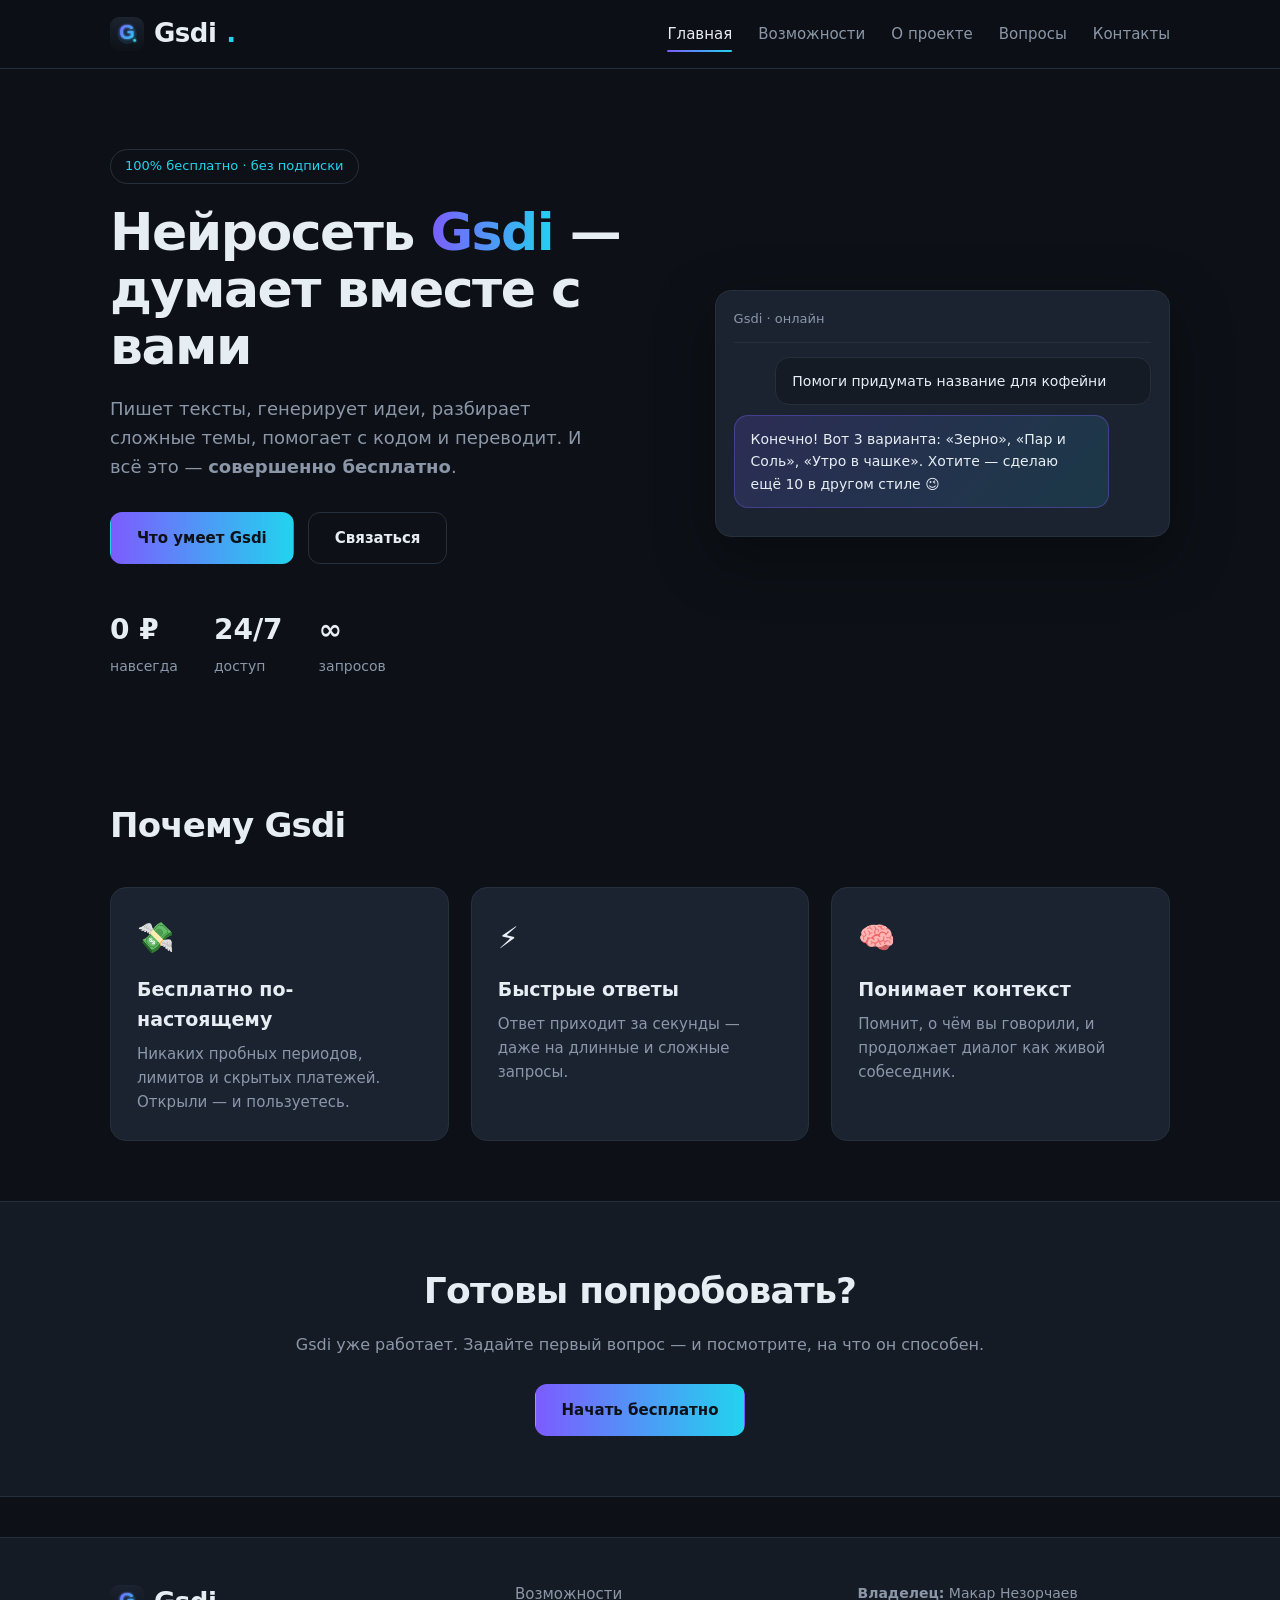
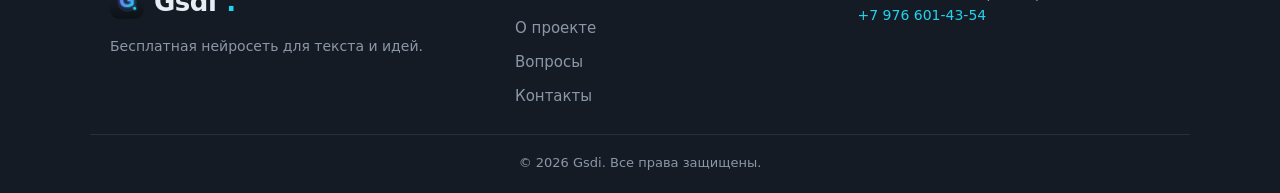
<file: rovex/index.html>
<!DOCTYPE html>
<html lang="ru">
<head>
  <meta charset="UTF-8">
  <meta name="viewport" content="width=device-width, initial-scale=1.0">
  <title>Gsdi — бесплатная нейросеть для текста и идей</title>
  <meta name="description" content="Gsdi — полностью бесплатная нейросеть: тексты, идеи, анализ, код и перевод. Без подписки и скрытых платежей.">
  <link rel="icon" type="image/svg+xml" href="img/favicon.svg">
  <link rel="stylesheet" href="css/style.css">
</head>
<body>

<header class="header">
  <div class="container header__inner">
    <a href="index.html" class="logo">
      <img src="img/avatar.svg" alt="Gsdi" class="logo__img">
      Gsdi<span class="logo__dot">.</span>
    </a>
    <nav class="nav" id="nav">
      <a href="index.html" class="nav__link active">Главная</a>
      <a href="features.html" class="nav__link">Возможности</a>
      <a href="about.html" class="nav__link">О проекте</a>
      <a href="faq.html" class="nav__link">Вопросы</a>
      <a href="contact.html" class="nav__link">Контакты</a>
    </nav>
    <button class="burger" id="burger" aria-label="Меню">
      <span></span><span></span><span></span>
    </button>
  </div>
</header>

<section class="hero">
  <div class="container hero__inner">
    <div class="hero__text">
      <span class="badge">100% бесплатно · без подписки</span>
      <h1>Нейросеть <span class="grad">Gsdi</span> — думает вместе с вами</h1>
      <p class="hero__sub">
        Пишет тексты, генерирует идеи, разбирает сложные темы, помогает с кодом
        и переводит. И всё это — <strong>совершенно бесплатно</strong>.
      </p>
      <div class="hero__buttons">
        <a href="features.html" class="btn btn--primary">Что умеет Gsdi</a>
        <a href="contact.html" class="btn btn--ghost">Связаться</a>
      </div>
      <div class="hero__stats">
        <div><strong>0 ₽</strong><span>навсегда</span></div>
        <div><strong>24/7</strong><span>доступ</span></div>
        <div><strong>∞</strong><span>запросов</span></div>
      </div>
    </div>
    <div class="hero__card">
      <div class="chat">
        <div class="chat__head">Gsdi · онлайн</div>
        <div class="chat__msg chat__msg--user">Помоги придумать название для кофейни</div>
        <div class="chat__msg chat__msg--bot">
          Конечно! Вот 3 варианта: «Зерно», «Пар и Соль», «Утро в чашке».
          Хотите — сделаю ещё 10 в другом стиле 😉
        </div>
      </div>
    </div>
  </div>
</section>

<section class="section">
  <div class="container">
    <h2 class="section__title">Почему Gsdi</h2>
    <div class="grid grid--3">
      <div class="card">
        <div class="card__icon">💸</div>
        <h3>Бесплатно по-настоящему</h3>
        <p>Никаких пробных периодов, лимитов и скрытых платежей. Открыли — и пользуетесь.</p>
      </div>
      <div class="card">
        <div class="card__icon">⚡️</div>
        <h3>Быстрые ответы</h3>
        <p>Ответ приходит за секунды — даже на длинные и сложные запросы.</p>
      </div>
      <div class="card">
        <div class="card__icon">🧠</div>
        <h3>Понимает контекст</h3>
        <p>Помнит, о чём вы говорили, и продолжает диалог как живой собеседник.</p>
      </div>
    </div>
  </div>
</section>

<section class="section section--accent">
  <div class="container cta">
    <h2>Готовы попробовать?</h2>
    <p>Gsdi уже работает. Задайте первый вопрос — и посмотрите, на что он способен.</p>
    <a href="features.html" class="btn btn--primary">Начать бесплатно</a>
  </div>
</section>

<footer class="footer">
  <div class="container footer__inner">
    <div>
      <a href="index.html" class="logo">
        <img src="img/avatar.svg" alt="Gsdi" class="logo__img">
        Gsdi<span class="logo__dot">.</span>
      </a>
      <p class="footer__note">Бесплатная нейросеть для текста и идей.</p>
    </div>
    <div class="footer__links">
      <a href="features.html">Возможности</a>
      <a href="about.html">О проекте</a>
      <a href="faq.html">Вопросы</a>
      <a href="contact.html">Контакты</a>
    </div>
    <div class="footer__owner">
      <p><strong>Владелец:</strong> Макар Незорчаев</p>
      <p><a href="tel:+79766014354">+7 976 601-43-54</a></p>
    </div>
  </div>
  <div class="container footer__bottom">© <span id="year"></span> Gsdi. Все права защищены.</div>
</footer>

<script src="js/script.js"></script>
</body>
</html>
</file>
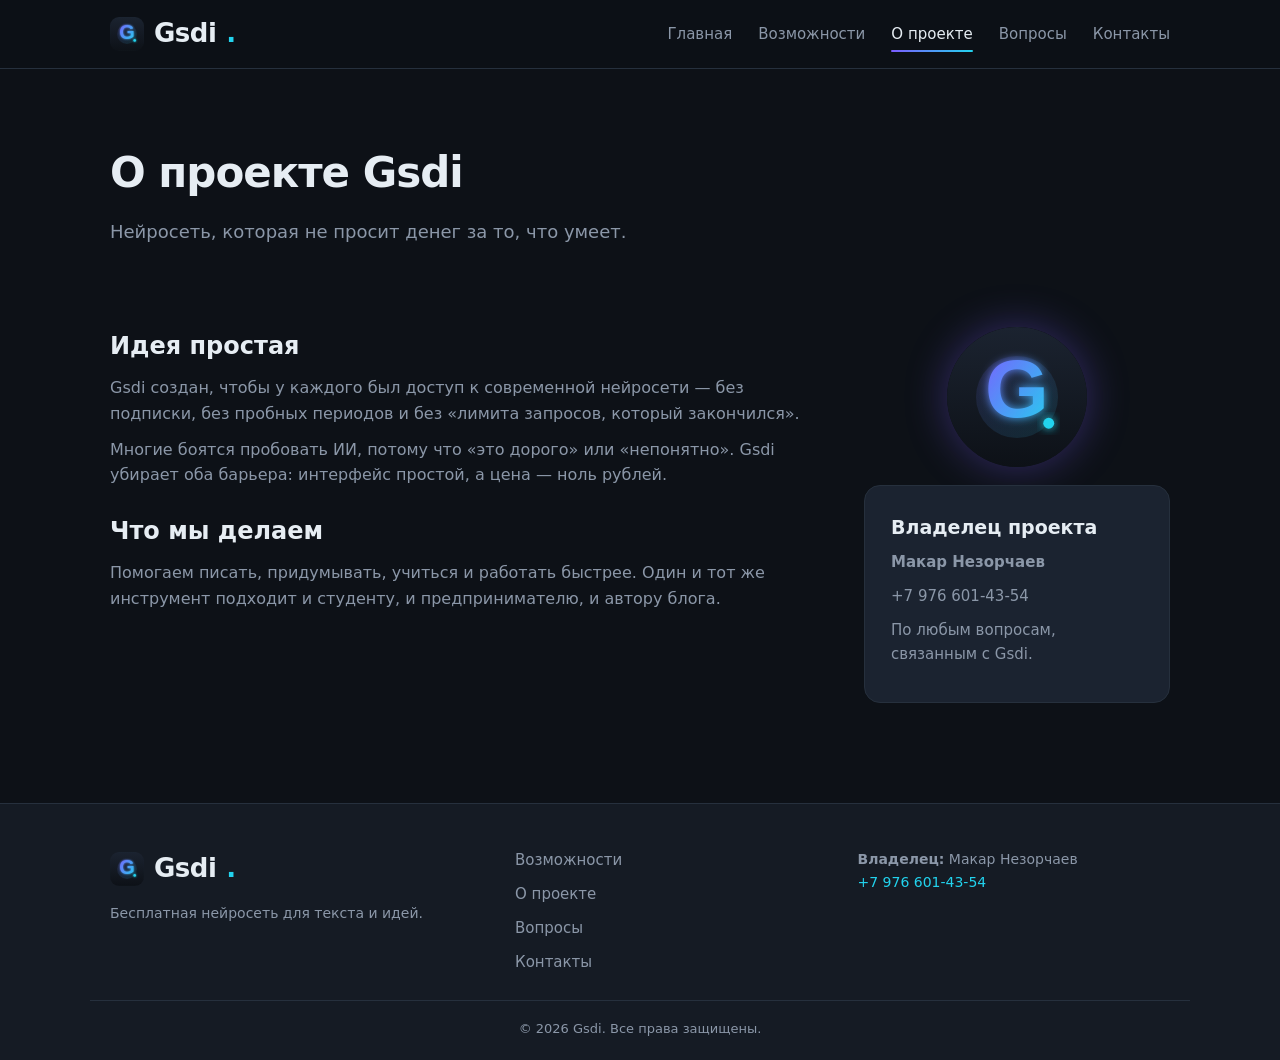
<file: rovex/about.html>
<!DOCTYPE html>
<html lang="ru">
<head>
  <meta charset="UTF-8">
  <meta name="viewport" content="width=device-width, initial-scale=1.0">
  <title>О проекте — Gsdi</title>
  <meta name="description" content="Узнайте больше о проекте Gsdi — бесплатной нейросети для каждого. Основатель — Макар Незорчаев.">
  <link rel="icon" type="image/svg+xml" href="img/favicon.svg">
  <link rel="stylesheet" href="css/style.css">
</head>
<body>

<header class="header">
  <div class="container header__inner">
    <a href="index.html" class="logo">
      <img src="img/avatar.svg" alt="Gsdi" class="logo__img">
      Gsdi<span class="logo__dot">.</span>
    </a>
    <nav class="nav" id="nav">
      <a href="index.html" class="nav__link">Главная</a>
      <a href="features.html" class="nav__link">Возможности</a>
      <a href="about.html" class="nav__link active">О проекте</a>
      <a href="faq.html" class="nav__link">Вопросы</a>
      <a href="contact.html" class="nav__link">Контакты</a>
    </nav>
    <button class="burger" id="burger" aria-label="Меню"><span></span><span></span><span></span></button>
  </div>
</header>

<section class="section page-head">
  <div class="container">
    <h1>О проекте Gsdi</h1>
    <p>Нейросеть, которая не просит денег за то, что умеет.</p>
  </div>
</section>

<section class="section">
  <div class="container about">
    <div class="about__text">
      <h2>Идея простая</h2>
      <p>Gsdi создан, чтобы у каждого был доступ к современной нейросети — без подписки, без пробных периодов и без «лимита запросов, который закончился».</p>
      <p>Многие боятся пробовать ИИ, потому что «это дорого» или «непонятно». Gsdi убирает оба барьера: интерфейс простой, а цена — ноль рублей.</p>
      <h2>Что мы делаем</h2>
      <p>Помогаем писать, придумывать, учиться и работать быстрее. Один и тот же инструмент подходит и студенту, и предпринимателю, и автору блога.</p>
    </div>
    <aside class="about__card">
      <div class="about__avatar">
        <img src="img/avatar-round.svg" alt="Gsdi">
      </div>
      <div class="card">
        <h3>Владелец проекта</h3>
        <p class="owner">Макар Незорчаев</p>
        <p><a href="tel:+79766014354">+7 976 601-43-54</a></p>
        <p class="muted">По любым вопросам, связанным с Gsdi.</p>
      </div>
    </aside>
  </div>
</section>

<footer class="footer">
  <div class="container footer__inner">
    <div>
      <a href="index.html" class="logo">
        <img src="img/avatar.svg" alt="Gsdi" class="logo__img">
        Gsdi<span class="logo__dot">.</span>
      </a>
      <p class="footer__note">Бесплатная нейросеть для текста и идей.</p>
    </div>
    <div class="footer__links"><a href="features.html">Возможности</a><a href="about.html">О проекте</a><a href="faq.html">Вопросы</a><a href="contact.html">Контакты</a></div>
    <div class="footer__owner"><p><strong>Владелец:</strong> Макар Незорчаев</p><p><a href="tel:+79766014354">+7 976 601-43-54</a></p></div>
  </div>
  <div class="container footer__bottom">© <span id="year"></span> Gsdi. Все права защищены.</div>
</footer>

<script src="js/script.js"></script>
</body>
</html>
</file>
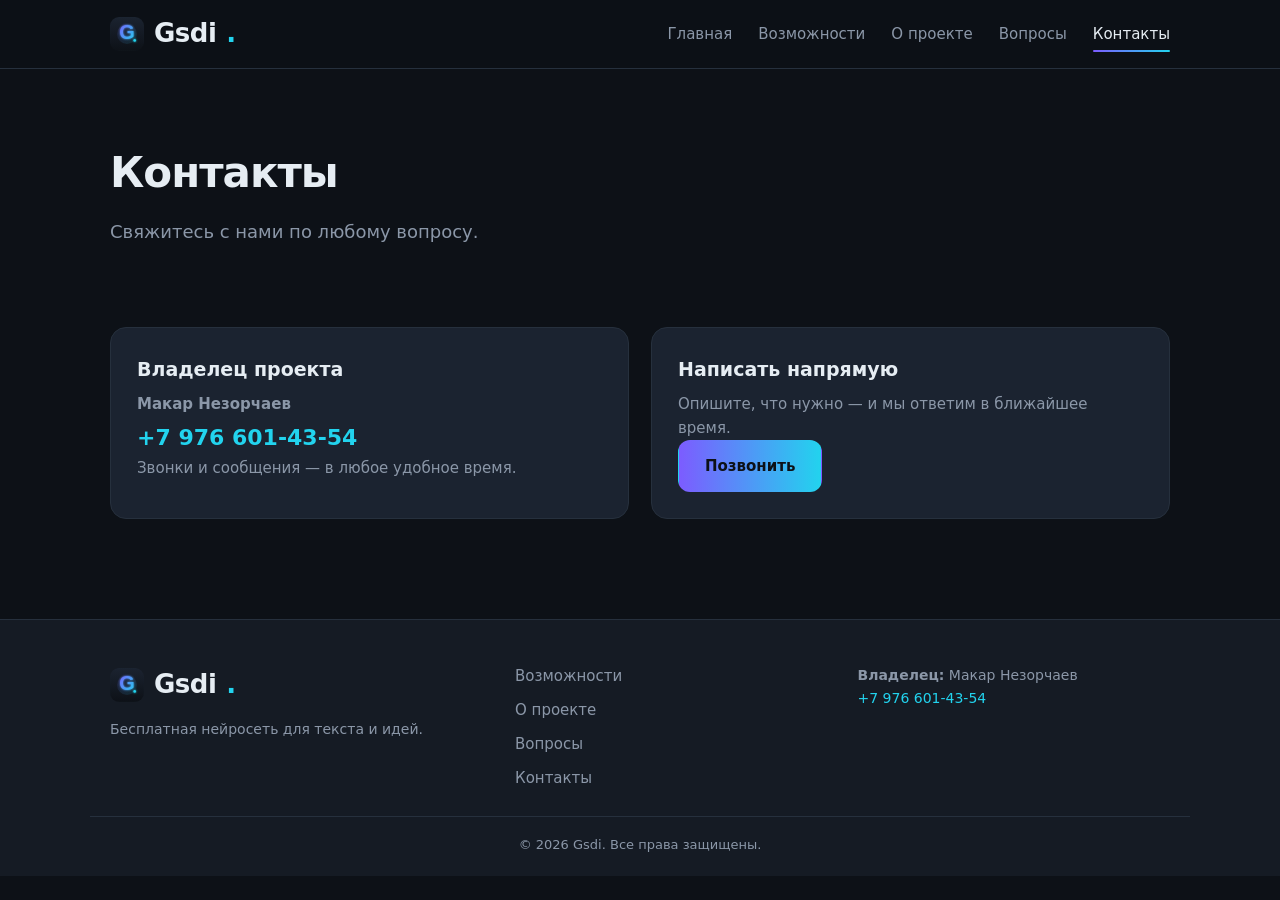
<file: rovex/contact.html>
<!DOCTYPE html>
<html lang="ru">
<head>
  <meta charset="UTF-8">
  <meta name="viewport" content="width=device-width, initial-scale=1.0">
  <title>Контакты — Gsdi</title>
  <meta name="description" content="Свяжитесь с создателем проекта Gsdi Макаром Незорчаевым по телефону +7 976 601-43-54.">
  <link rel="icon" type="image/svg+xml" href="img/favicon.svg">
  <link rel="stylesheet" href="css/style.css">
</head>
<body>

<header class="header">
  <div class="container header__inner">
    <a href="index.html" class="logo">
      <img src="img/avatar.svg" alt="Gsdi" class="logo__img">
      Gsdi<span class="logo__dot">.</span>
    </a>
    <nav class="nav" id="nav">
      <a href="index.html" class="nav__link">Главная</a>
      <a href="features.html" class="nav__link">Возможности</a>
      <a href="about.html" class="nav__link">О проекте</a>
      <a href="faq.html" class="nav__link">Вопросы</a>
      <a href="contact.html" class="nav__link active">Контакты</a>
    </nav>
    <button class="burger" id="burger" aria-label="Меню"><span></span><span></span><span></span></button>
  </div>
</header>

<section class="section page-head">
  <div class="container">
    <h1>Контакты</h1>
    <p>Свяжитесь с нами по любому вопросу.</p>
  </div>
</section>

<section class="section">
  <div class="container grid grid--2">
    <div class="card">
      <h3>Владелец проекта</h3>
      <p class="owner">Макар Незорчаев</p>
      <p><a href="tel:+79766014354" class="big-link">+7 976 601-43-54</a></p>
      <p class="muted">Звонки и сообщения — в любое удобное время.</p>
    </div>
    <div class="card">
      <h3>Написать напрямую</h3>
      <p>Опишите, что нужно — и мы ответим в ближайшее время.</p>
      <a href="tel:+79766014354" class="btn btn--primary">Позвонить</a>
    </div>
  </div>
</section>

<footer class="footer">
  <div class="container footer__inner">
    <div>
      <a href="index.html" class="logo">
        <img src="img/avatar.svg" alt="Gsdi" class="logo__img">
        Gsdi<span class="logo__dot">.</span>
      </a>
      <p class="footer__note">Бесплатная нейросеть для текста и идей.</p>
    </div>
    <div class="footer__links"><a href="features.html">Возможности</a><a href="about.html">О проекте</a><a href="faq.html">Вопросы</a><a href="contact.html">Контакты</a></div>
    <div class="footer__owner"><p><strong>Владелец:</strong> Макар Незорчаев</p><p><a href="tel:+79766014354">+7 976 601-43-54</a></p></div>
  </div>
  <div class="container footer__bottom">© <span id="year"></span> Gsdi. Все права защищены.</div>
</footer>

<script src="js/script.js"></script>
</body>
</html>
</file>
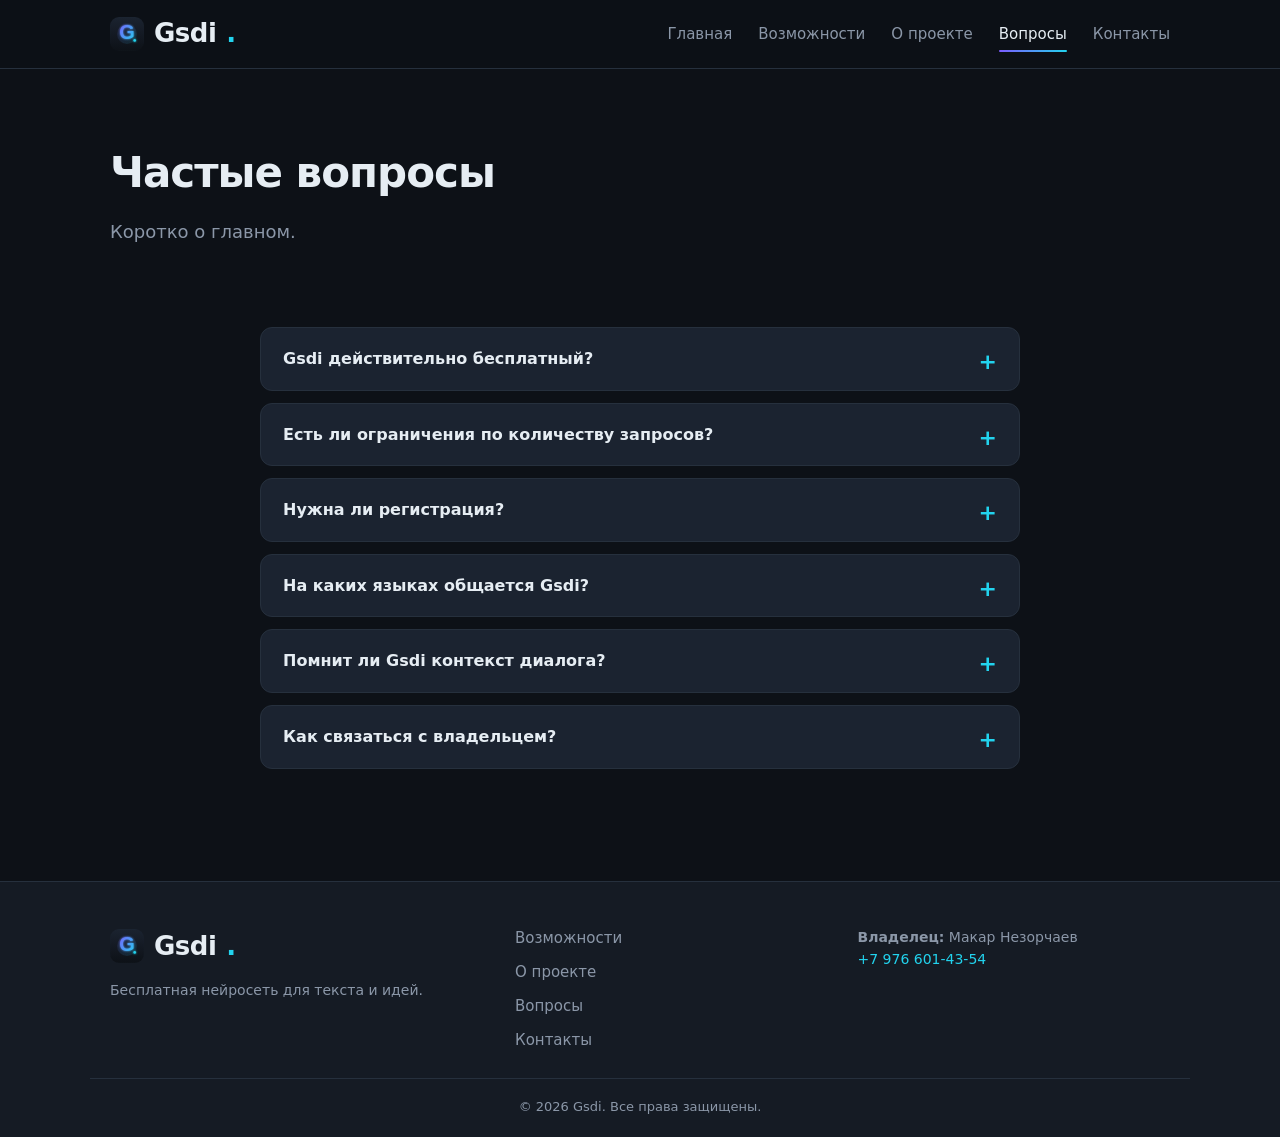
<file: rovex/faq.html>
<!DOCTYPE html>
<html lang="ru">
<head>
  <meta charset="UTF-8">
  <meta name="viewport" content="width=device-width, initial-scale=1.0">
  <title>Вопросы и ответы — Gsdi</title>
  <meta name="description" content="Ответы на частые вопросы о бесплатной нейросети Gsdi: ограничения, регистрация, языки и контакты.">
  <link rel="icon" type="image/svg+xml" href="img/favicon.svg">
  <link rel="stylesheet" href="css/style.css">
</head>
<body>

<header class="header">
  <div class="container header__inner">
    <a href="index.html" class="logo">
      <img src="img/avatar.svg" alt="Gsdi" class="logo__img">
      Gsdi<span class="logo__dot">.</span>
    </a>
    <nav class="nav" id="nav">
      <a href="index.html" class="nav__link">Главная</a>
      <a href="features.html" class="nav__link">Возможности</a>
      <a href="about.html" class="nav__link">О проекте</a>
      <a href="faq.html" class="nav__link active">Вопросы</a>
      <a href="contact.html" class="nav__link">Контакты</a>
    </nav>
    <button class="burger" id="burger" aria-label="Меню"><span></span><span></span><span></span></button>
  </div>
</header>

<section class="section page-head">
  <div class="container">
    <h1>Частые вопросы</h1>
    <p>Коротко о главном.</p>
  </div>
</section>
<section class="section">
  <div class="container faq">
    <details class="faq__item"><summary>Gsdi действительно бесплатный?</summary><p>Да. Полностью. Без подписки, без пробного периода и без скрытых платежей.</p></details>
    <details class="faq__item"><summary>Есть ли ограничения по количеству запросов?</summary><p>Нет. Задавайте столько вопросов, сколько нужно.</p></details>
    <details class="faq__item"><summary>Нужна ли регистрация?</summary><p>Нет, можно сразу начинать работу.</p></details>
    <details class="faq__item"><summary>На каких языках общается Gsdi?</summary><p>В первую очередь — на русском, но понимает и другие языки, а также переводит тексты.</p></details>
    <details class="faq__item"><summary>Помнит ли Gsdi контекст диалога?</summary><p>Да, он учитывает предыдущие сообщения, поэтому можно вести полноценную беседу.</p></details>
    <details class="faq__item"><summary>Как связаться с владельцем?</summary><p>Макар Незорчаев — <a href="tel:+79766014354">+7 976 601-43-54</a>.</p></details>
  </div>
</section>

<footer class="footer">
  <div class="container footer__inner">
    <div>
      <a href="index.html" class="logo">
        <img src="img/avatar.svg" alt="Gsdi" class="logo__img">
        Gsdi<span class="logo__dot">.</span>
      </a>
      <p class="footer__note">Бесплатная нейросеть для текста и идей.</p>
    </div>
    <div class="footer__links"><a href="features.html">Возможности</a><a href="about.html">О проекте</a><a href="faq.html">Вопросы</a><a href="contact.html">Контакты</a></div>
    <div class="footer__owner"><p><strong>Владелец:</strong> Макар Незорчаев</p><p><a href="tel:+79766014354">+7 976 601-43-54</a></p></div>
  </div>
  <div class="container footer__bottom">© <span id="year"></span> Gsdi. Все права защищены.</div>
</footer>

<script src="js/script.js"></script>
</body>
</html>
</file>
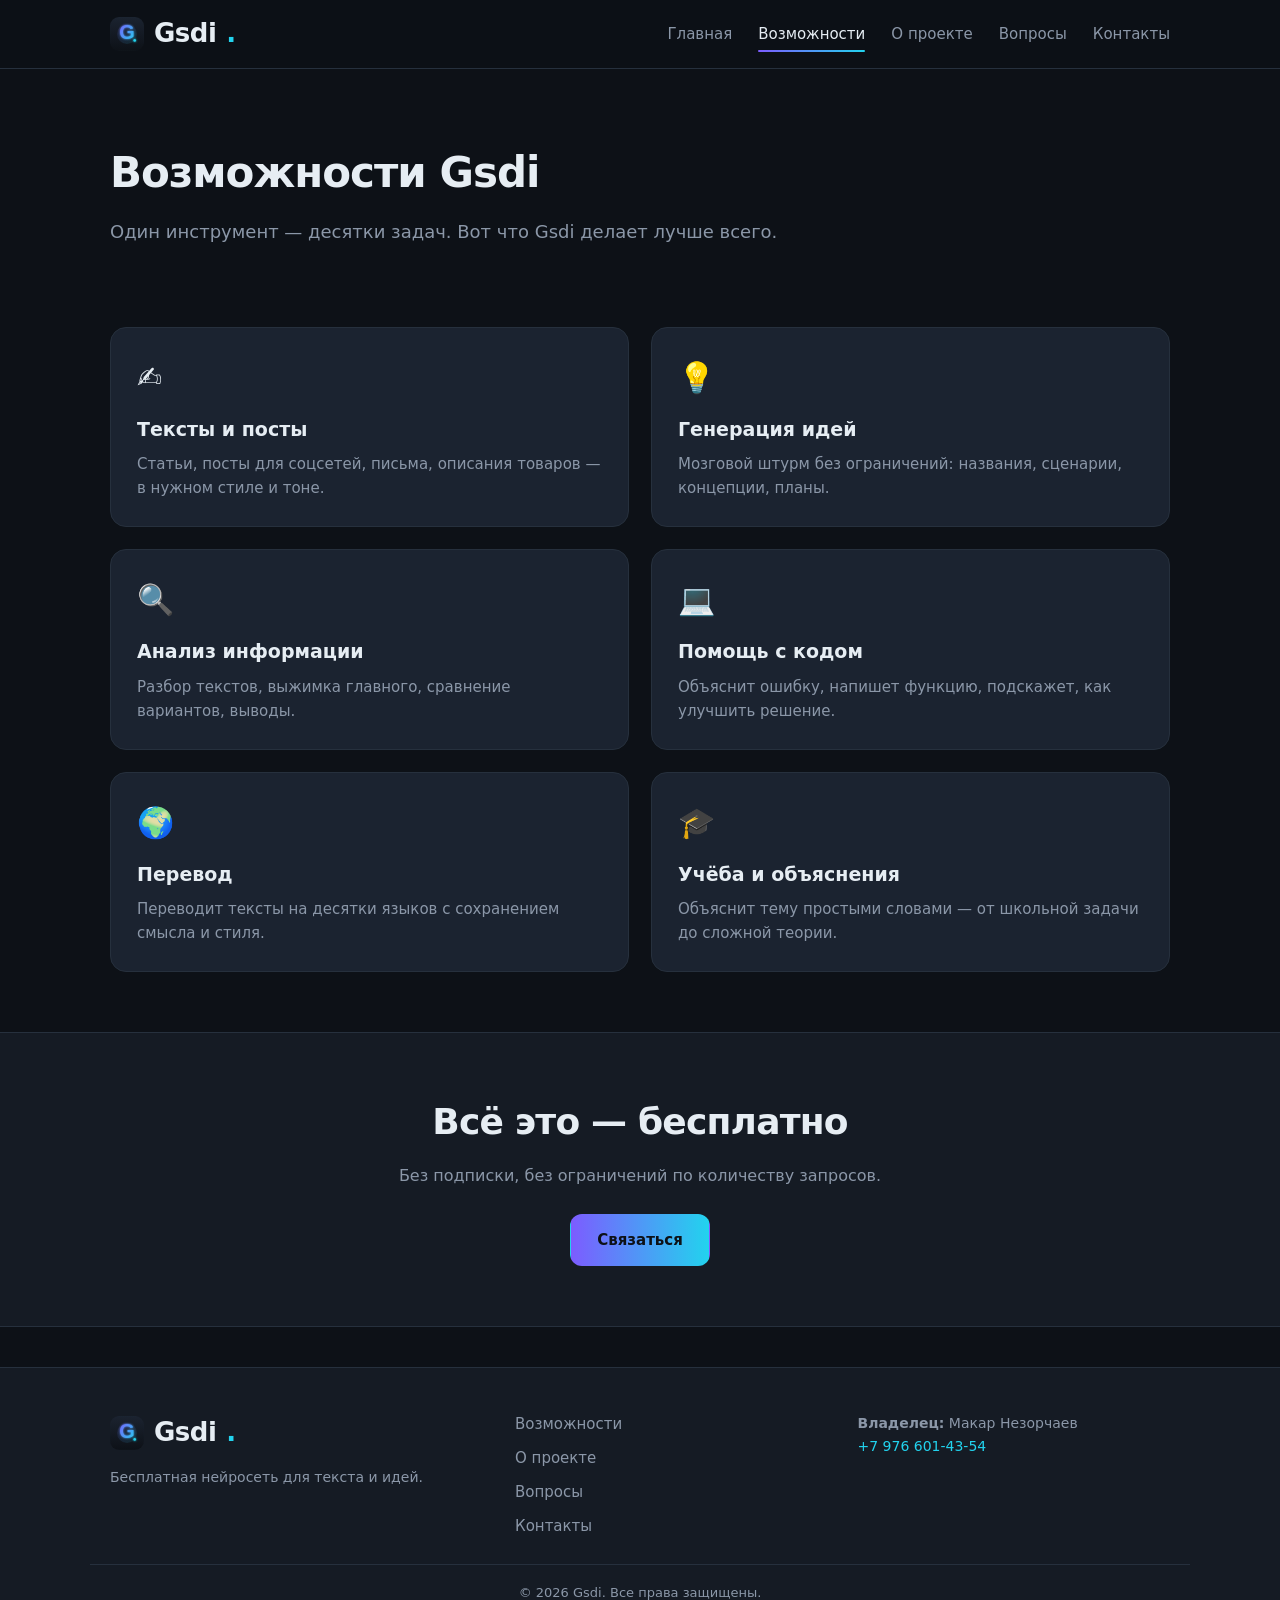
<file: rovex/features.html>
<!DOCTYPE html>
<html lang="ru">
<head>
  <meta charset="UTF-8">
  <meta name="viewport" content="width=device-width, initial-scale=1.0">
  <title>Возможности — Gsdi</title>
  <meta name="description" content="Возможности бесплатной нейросети Gsdi: тексты, идеи, анализ, программирование, перевод и учёба.">
  <link rel="icon" type="image/svg+xml" href="img/favicon.svg">
  <link rel="stylesheet" href="css/style.css">
</head>
<body>

<header class="header">
  <div class="container header__inner">
    <a href="index.html" class="logo">
      <img src="img/avatar.svg" alt="Gsdi" class="logo__img">
      Gsdi<span class="logo__dot">.</span>
    </a>
    <nav class="nav" id="nav">
      <a href="index.html" class="nav__link">Главная</a>
      <a href="features.html" class="nav__link active">Возможности</a>
      <a href="about.html" class="nav__link">О проекте</a>
      <a href="faq.html" class="nav__link">Вопросы</a>
      <a href="contact.html" class="nav__link">Контакты</a>
    </nav>
    <button class="burger" id="burger" aria-label="Меню"><span></span><span></span><span></span></button>
  </div>
</header>

<section class="section page-head">
  <div class="container">
    <h1>Возможности Gsdi</h1>
    <p>Один инструмент — десятки задач. Вот что Gsdi делает лучше всего.</p>
  </div>
</section>

<section class="section">
  <div class="container grid grid--2">
    <div class="card"><div class="card__icon">✍️</div><h3>Тексты и посты</h3><p>Статьи, посты для соцсетей, письма, описания товаров — в нужном стиле и тоне.</p></div>
    <div class="card"><div class="card__icon">💡</div><h3>Генерация идей</h3><p>Мозговой штурм без ограничений: названия, сценарии, концепции, планы.</p></div>
    <div class="card"><div class="card__icon">🔍</div><h3>Анализ информации</h3><p>Разбор текстов, выжимка главного, сравнение вариантов, выводы.</p></div>
    <div class="card"><div class="card__icon">💻</div><h3>Помощь с кодом</h3><p>Объяснит ошибку, напишет функцию, подскажет, как улучшить решение.</p></div>
    <div class="card"><div class="card__icon">🌍</div><h3>Перевод</h3><p>Переводит тексты на десятки языков с сохранением смысла и стиля.</p></div>
    <div class="card"><div class="card__icon">🎓</div><h3>Учёба и объяснения</h3><p>Объяснит тему простыми словами — от школьной задачи до сложной теории.</p></div>
  </div>
</section>

<section class="section section--accent">
  <div class="container cta">
    <h2>Всё это — бесплатно</h2>
    <p>Без подписки, без ограничений по количеству запросов.</p>
    <a href="contact.html" class="btn btn--primary">Связаться</a>
  </div>
</section>

<footer class="footer">
  <div class="container footer__inner">
    <div>
      <a href="index.html" class="logo">
        <img src="img/avatar.svg" alt="Gsdi" class="logo__img">
        Gsdi<span class="logo__dot">.</span>
      </a>
      <p class="footer__note">Бесплатная нейросеть для текста и идей.</p>
    </div>
    <div class="footer__links"><a href="features.html">Возможности</a><a href="about.html">О проекте</a><a href="faq.html">Вопросы</a><a href="contact.html">Контакты</a></div>
    <div class="footer__owner"><p><strong>Владелец:</strong> Макар Незорчаев</p><p><a href="tel:+79766014354">+7 976 601-43-54</a></p></div>
  </div>
  <div class="container footer__bottom">© <span id="year"></span> Gsdi. Все права защищены.</div>
</footer>

<script src="js/script.js"></script>
</body>
</html>
</file>
<file: rovex/css/style.css>
:root{
  --bg:#0d1117;
  --bg-soft:#151b24;
  --card:#1b2330;
  --line:#26303d;
  --text:#e6edf3;
  --muted:#8b97a8;
  --accent:#7c5cff;
  --accent2:#22d3ee;
  --radius:16px;
}
*{box-sizing:border-box;margin:0;padding:0}
body{
  font-family:'Segoe UI',system-ui,-apple-system,Roboto,Arial,sans-serif;
  background:var(--bg);color:var(--text);line-height:1.6;
}
a{color:inherit;text-decoration:none}
.container{max-width:1100px;margin:0 auto;padding:0 20px}

/* Header */
.header{position:sticky;top:0;z-index:50;background:rgba(13,17,23,.85);backdrop-filter:blur(12px);border-bottom:1px solid var(--line)}
.header__inner{display:flex;align-items:center;justify-content:space-between;height:68px}
.logo{font-size:26px;font-weight:800;letter-spacing:-.5px;display:inline-flex;align-items:center;gap:10px}
.logo__img{width:34px;height:34px;border-radius:9px;display:block}
.logo__dot{color:var(--accent2)}
.nav{display:flex;gap:26px}
.nav__link{color:var(--muted);font-size:15px;transition:.2s}
.nav__link:hover,.nav__link.active{color:var(--text)}
.nav__link.active{position:relative}
.nav__link.active::after{content:"";position:absolute;left:0;bottom:-6px;width:100%;height:2px;background:linear-gradient(90deg,var(--accent),var(--accent2));border-radius:2px}
.burger{display:none;flex-direction:column;gap:5px;background:none;border:0;cursor:pointer;padding:8px}
.burger span{width:24px;height:2px;background:var(--text);border-radius:2px;transition:.3s}

/* Hero */
.hero{padding:80px 0 60px}
.hero__inner{display:grid;grid-template-columns:1.1fr .9fr;gap:48px;align-items:center}
.badge{display:inline-block;font-size:13px;padding:6px 14px;border:1px solid var(--line);border-radius:100px;color:var(--accent2);margin-bottom:20px}
.hero h1{font-size:52px;line-height:1.1;letter-spacing:-1.5px;margin-bottom:20px}
.grad{background:linear-gradient(90deg,var(--accent),var(--accent2));-webkit-background-clip:text;background-clip:text;color:transparent}
.hero__sub{color:var(--muted);font-size:18px;margin-bottom:30px;max-width:480px}
.hero__buttons{display:flex;gap:14px;flex-wrap:wrap}
.hero__stats{display:flex;gap:36px;margin-top:44px}
.hero__stats strong{display:block;font-size:28px}
.hero__stats span{color:var(--muted);font-size:14px}

/* Buttons */
.btn{display:inline-block;padding:13px 26px;border-radius:12px;font-weight:600;font-size:15px;transition:.2s;border:1px solid transparent}
.btn--primary{background:linear-gradient(90deg,var(--accent),var(--accent2));color:#0d1117}
.btn--primary:hover{filter:brightness(1.1);transform:translateY(-2px)}
.btn--ghost{border-color:var(--line);color:var(--text)}
.btn--ghost:hover{background:var(--card)}

/* Chat mockup */
.chat{background:var(--card);border:1px solid var(--line);border-radius:var(--radius);padding:18px;box-shadow:0 20px 60px rgba(0,0,0,.4)}
.chat__head{font-size:13px;color:var(--muted);border-bottom:1px solid var(--line);padding-bottom:12px;margin-bottom:14px}
.chat__msg{padding:12px 16px;border-radius:14px;font-size:14px;margin-bottom:10px;max-width:90%}
.chat__msg--user{background:var(--bg-soft);margin-left:auto;border:1px solid var(--line)}
.chat__msg--bot{background:linear-gradient(135deg,rgba(124,92,255,.18),rgba(34,211,238,.12));border:1px solid rgba(124,92,255,.35)}

/* Sections */
.section{padding:60px 0}
.section--accent{background:var(--bg-soft);border-top:1px solid var(--line);border-bottom:1px solid var(--line)}
.section__title{font-size:34px;margin-bottom:34px;letter-spacing:-.8px}
.page-head{padding:70px 0 20px}
.page-head h1{font-size:42px;letter-spacing:-1px;margin-bottom:12px}
.page-head p{color:var(--muted);font-size:18px}

/* Grid & cards */
.grid{display:grid;gap:22px}
.grid--3{grid-template-columns:repeat(3,1fr)}
.grid--2{grid-template-columns:repeat(2,1fr)}
.card{background:var(--card);border:1px solid var(--line);border-radius:var(--radius);padding:26px;transition:.25s}
.card:hover{transform:translateY(-4px);border-color:rgba(124,92,255,.5)}
.card__icon{font-size:30px;margin-bottom:12px}
.card h3{font-size:19px;margin-bottom:8px}
.card p{color:var(--muted);font-size:15px}
.owner{font-size:20px;font-weight:700;margin:6px 0 4px}
.muted{color:var(--muted);font-size:14px}
.big-link{font-size:22px;font-weight:700;color:var(--accent2)}

/* CTA */
.cta{text-align:center}
.cta h2{font-size:36px;margin-bottom:12px;letter-spacing:-.8px}
.cta p{color:var(--muted);margin-bottom:26px}

/* About */
.about{display:grid;grid-template-columns:1.4fr .6fr;gap:40px;align-items:start}
.about h2{font-size:24px;margin:24px 0 10px}
.about h2:first-child{margin-top:0}
.about p{color:var(--muted);margin-bottom:10px}
.about__avatar{display:flex;justify-content:center;margin-bottom:18px}
.about__avatar img{width:140px;height:140px;border-radius:50%;box-shadow:0 0 40px rgba(124,92,255,.35)}

/* FAQ */
.faq{max-width:800px}
.faq__item{background:var(--card);border:1px solid var(--line);border-radius:12px;margin-bottom:12px;padding:18px 22px}
.faq__item summary{cursor:pointer;font-weight:600;list-style:none;position:relative;padding-right:24px}
.faq__item summary::-webkit-details-marker{display:none}
.faq__item summary::after{content:"+";position:absolute;right:0;top:-2px;font-size:22px;color:var(--accent2);transition:.2s}
.faq__item[open] summary::after{transform:rotate(45deg)}
.faq__item p{color:var(--muted);margin-top:12px;font-size:15px}

/* Footer */
.footer{border-top:1px solid var(--line);background:var(--bg-soft);padding:44px 0 20px;margin-top:40px}
.footer__inner{display:grid;grid-template-columns:1.2fr 1fr 1fr;gap:30px;padding-bottom:26px;border-bottom:1px solid var(--line)}
.footer__note{color:var(--muted);font-size:14px;margin-top:8px}
.footer__links{display:flex;flex-direction:column;gap:10px;font-size:15px}
.footer__links a{color:var(--muted)}
.footer__links a:hover{color:var(--text)}
.footer__owner p{font-size:14px;color:var(--muted)}
.footer__owner a{color:var(--accent2)}
.footer__bottom{text-align:center;color:var(--muted);font-size:13px;padding-top:18px}

/* Mobile */
@media(max-width:860px){
  .hero__inner,.about,.grid--3,.grid--2,.footer__inner{grid-template-columns:1fr}
  .hero h1{font-size:38px}
  .nav{position:fixed;inset:68px 0 auto 0;background:var(--bg);flex-direction:column;padding:20px;gap:16px;border-bottom:1px solid var(--line);transform:translateY(-150%);transition:.3s}
  .nav.open{transform:translateY(0)}
  .burger{display:flex}
  .hero__stats{gap:24px}
  .section__title{font-size:28px}
  .page-head h1{font-size:32px}
}
</file>
